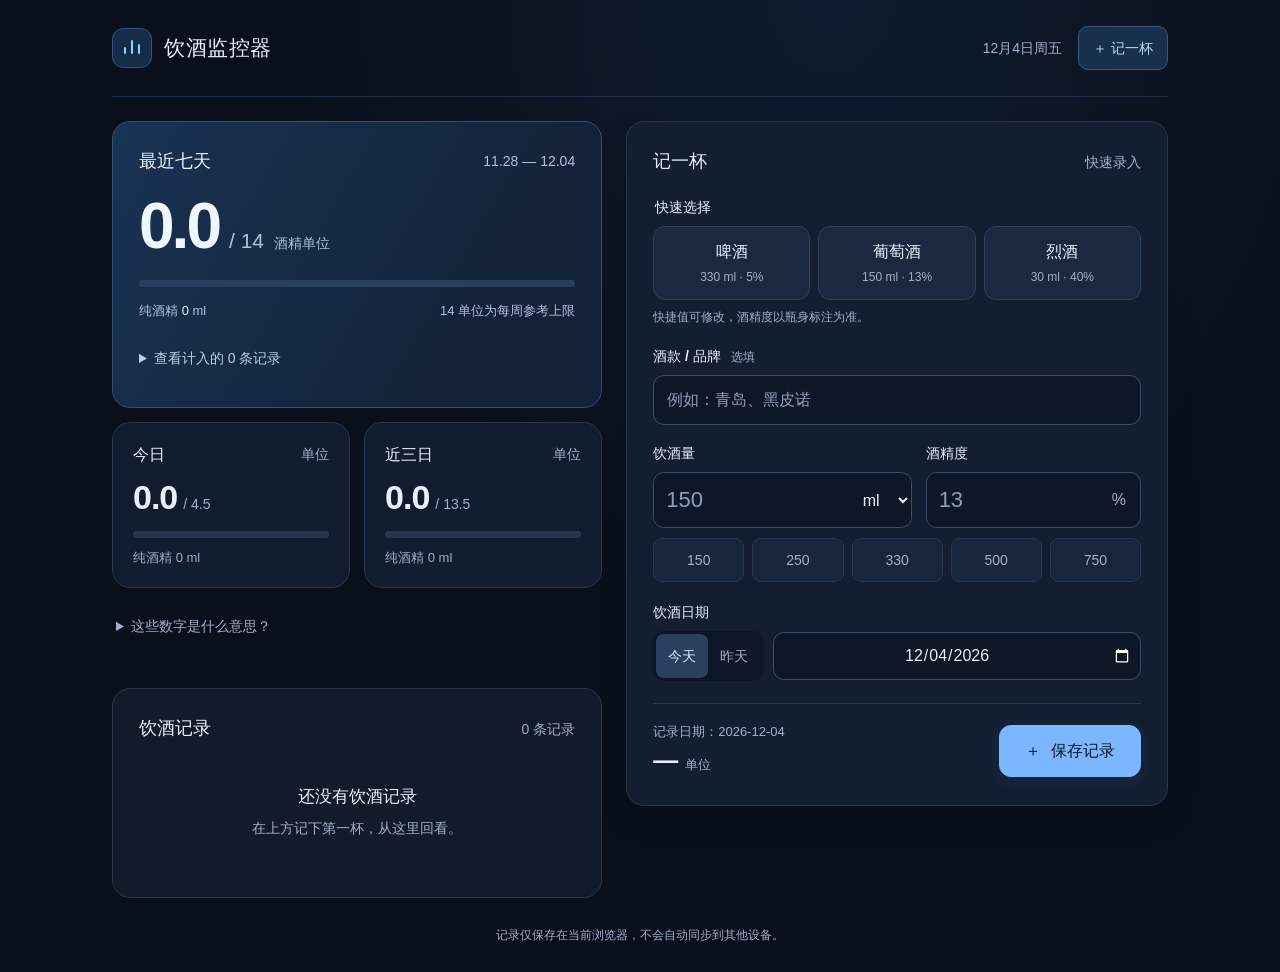
<file: index.html>
<!DOCTYPE html>
<html lang="zh-CN">
<head>
  <meta charset="UTF-8">
  <meta http-equiv="refresh" content="0; url=./饮酒监控器.html">
  <meta name="viewport" content="width=device-width, initial-scale=1.0">
  <title>饮酒监控器</title>
  <script>
    window.location.replace("./饮酒监控器.html");
  </script>
</head>
<body>
  <p>正在跳转到饮酒监控器…… 如果没有自动跳转，请打开 <a href="./饮酒监控器.html">饮酒监控器</a>。</p>
</body>
</html>
</file>
<file: styles.css>
:root {
  color-scheme: light;
  --ink: #e9f0fc;
  --muted: #a1b0c8;
  --blue: #69a8ff;
  --line: #29364b;
  --bg: #090f1b;
  --orange: #63deeb;
  --danger: #ff9298;
  --radius: 18px;
  font-family:
    -apple-system, BlinkMacSystemFont, "Segoe UI", "PingFang SC",
    "Microsoft YaHei", sans-serif;
  color: var(--ink);
  background: var(--bg);
  font-synthesis: none;
}
* {
  box-sizing: border-box;
}
body {
  margin: 0;
  font-size: 16px;
  line-height: 1.5;
}
button,
input,
select {
  font: inherit;
}
button,
a,
input,
select,
summary {
  -webkit-tap-highlight-color: transparent;
}
button {
  cursor: pointer;
  touch-action: manipulation;
}
button:disabled {
  cursor: not-allowed;
  opacity: 0.55;
}
button {
  transition:
    background 0.15s,
    border-color 0.15s,
    transform 0.15s;
}
button:active {
  transform: translateY(1px);
}
:focus-visible {
  outline: 3px solid #8fc5ff;
  outline-offset: 3px;
}
a {
  color: var(--blue);
}
h1,
h2,
p {
  margin: 0;
}
h1 {
  font-size: 21px;
  font-weight: 750;
  letter-spacing: -0.5px;
}
h2 {
  font-size: 18px;
  font-weight: 700;
}
strong,
b,
output {
  font-variant-numeric: tabular-nums;
}
[hidden] {
  display: none !important;
}
.container {
  max-width: 1120px;
  margin: auto;
  padding: 0 32px;
}
.app-header {
  display: flex;
  align-items: center;
  justify-content: space-between;
  gap: 16px;
  padding: 30px 0;
}
.brand {
  display: flex;
  align-items: center;
  gap: 12px;
}
.brand-mark {
  display: grid;
  place-items: center;
  background: var(--ink);
  color: #edf4ff;
  width: 40px;
  height: 40px;
  border-radius: 12px;
  font-weight: 650;
  font-size: 20px;
}
.header-date {
  color: var(--muted);
  font-size: 14px;
}
.workspace {
  display: grid;
  grid-template-columns: minmax(0, 0.95fr) minmax(0, 1.05fr);
  gap: 24px;
  align-items: start;
}
.overview {
  min-width: 0;
}
.week-card {
  background: var(--ink);
  color: #edf4ff;
  border-radius: var(--radius);
  padding: 26px;
}
.card-heading {
  display: flex;
  justify-content: space-between;
  align-items: center;
  gap: 8px;
}
.card-heading > span {
  font-size: 14px;
  color: var(--muted);
}
.week-card .date-range {
  color: #afc1dc;
}
.week-total {
  display: flex;
  flex-wrap: wrap;
  align-items: baseline;
  gap: 10px;
  margin: 16px 0 19px;
}
.week-total strong {
  font-size: 64px;
  font-weight: 650;
  line-height: 1.1;
  letter-spacing: -3px;
}
.week-total > span {
  font-size: 21px;
  color: #afc1dc;
}
.unit-label {
  font-size: 14px;
  margin-left: 4px;
}
.meter {
  height: 7px;
  overflow: hidden;
  border-radius: 10px;
  background: #27364e;
}
.meter > span {
  display: block;
  width: 0;
  height: 100%;
  background: var(--blue);
  border-radius: inherit;
  transition: width 0.3s;
}
.week-card .meter {
  background: #293f60;
}
.week-card .meter > span {
  background: var(--orange);
}
.week-foot {
  display: flex;
  flex-wrap: wrap;
  justify-content: space-between;
  gap: 6px;
  margin-top: 14px;
  font-size: 13px;
  color: #afc1dc;
}
.week-foot b {
  font-weight: 500;
  color: #edf4ff;
}
.small-stats {
  display: grid;
  grid-template-columns: repeat(2, minmax(0, 1fr));
  gap: 14px;
  margin-top: 14px;
}
.stat-card {
  padding: 20px;
  background: #141f30;
  border: 1px solid var(--line);
  border-radius: 18px;
  min-width: 0;
}
.stat-card h2 {
  font-size: 16px;
}
.small-total {
  display: flex;
  flex-wrap: wrap;
  align-items: baseline;
  gap: 6px;
  margin: 10px 0 13px;
}
.small-total strong {
  font-size: 34px;
  line-height: 1.2;
  font-weight: 650;
  letter-spacing: -1px;
}
.small-total > span {
  font-size: 14px;
  color: var(--muted);
}
.stat-detail {
  font-size: 13px;
  color: var(--muted);
  margin-top: 10px;
}
.stat-warning {
  font-size: 14px;
  color: var(--danger);
  margin-top: 12px;
}
.week-card .stat-warning {
  color: #ffcc80;
}
.meter.caution > span {
  background: #dca348;
}
.meter.danger > span {
  background: var(--danger);
}
.week-card .meter.danger > span {
  background: #ff9298;
}
.guide {
  margin: 16px 4px;
  color: var(--muted);
  font-size: 14px;
}
.guide summary {
  cursor: pointer;
  min-height: 44px;
  display: list-item;
  align-content: center;
}
.guide p {
  margin: 10px 0;
  line-height: 1.8;
}
.guide a {
  display: inline-block;
  margin-bottom: 8px;
}
.form-card,
.history-card {
  background: #141f30;
  border: 1px solid var(--line);
  border-radius: var(--radius);
  padding: 26px;
  min-width: 0;
}
.form-card {
  grid-column: 2;
  grid-row: 1 / 3;
  box-shadow: 0 8px 24px #182a4805;
}
.section-heading {
  display: flex;
  justify-content: space-between;
  align-items: baseline;
  gap: 12px;
  margin-bottom: 22px;
}
.section-note {
  font-size: 14px;
  color: var(--muted);
}
.preset-field {
  padding: 0;
  border: 0;
  margin: 0 0 20px;
  min-width: 0;
}
.preset-field legend,
.field-label,
.form-group label {
  font-size: 14px;
  font-weight: 600;
  display: block;
  margin-bottom: 8px;
}
.preset-grid {
  display: grid;
  grid-template-columns: repeat(3, minmax(0, 1fr));
  gap: 8px;
}
.preset {
  background: var(--bg);
  border: 1px solid transparent;
  border-radius: 12px;
  padding: 13px 4px;
  color: var(--ink);
  text-align: center;
  min-width: 0;
}
.preset strong {
  display: block;
  font-size: 16px;
  font-weight: 650;
}
.preset span {
  display: block;
  font-size: 12px;
  color: var(--muted);
  margin-top: 4px;
  white-space: nowrap;
}
.preset[aria-pressed="true"] {
  border-color: var(--blue);
  background: #1c3351;
}
.preset[aria-pressed="true"] strong {
  color: var(--blue);
}
.field-hint {
  font-size: 12px;
  color: var(--muted);
  margin-top: 8px;
}
.recent-section {
  margin-bottom: 18px;
}
.chips {
  display: flex;
  flex-wrap: wrap;
  gap: 8px;
}
.chips button {
  min-height: 44px;
  border-radius: 9px;
  border: 1px solid var(--line);
  background: #141f30;
  padding: 6px 12px;
  color: var(--muted);
  font-size: 14px;
  max-width: 100%;
  overflow-wrap: anywhere;
}
.chips button[aria-pressed="true"] {
  background: #1c3351;
  border-color: #699cdc;
  color: #a9d4ff;
}
.form-group {
  min-width: 0;
  margin-bottom: 18px;
}
.optional {
  font-weight: 400;
  color: var(--muted);
  font-size: 12px;
  margin-left: 6px;
}
input,
select {
  max-width: 100%;
  min-width: 0;
  color: var(--ink);
  background: #141f30;
}
input {
  border: 1px solid #3b4c67;
  border-radius: 11px;
  padding: 12px 13px;
  width: 100%;
  min-height: 49px;
  font-size: 16px;
}
input::placeholder {
  color: #8d9db6;
}
input:focus {
  border-color: var(--blue);
}
.input-grid {
  display: grid;
  grid-template-columns: 1.2fr 1fr;
  gap: 14px;
}
.input-grid .form-group {
  margin-bottom: 0;
}
.input-with-unit {
  display: flex;
  border: 1px solid #3b4c67;
  border-radius: 11px;
  overflow: hidden;
  align-items: center;
}
.input-with-unit:focus-within {
  border-color: var(--blue);
  outline: 2px solid #69a8ff29;
  outline-offset: 1px;
}
.input-with-unit input {
  border: 0;
  border-radius: 0;
  min-width: 0;
  width: 100%;
  outline: none;
  font-size: 22px;
  padding: 10px 12px;
  height: 54px;
  font-variant-numeric: tabular-nums;
}
.input-with-unit select {
  border: 0;
  padding: 10px 5px;
  flex: 0 0 57px;
  min-height: 48px;
  font-size: 16px;
}
.input-suffix {
  padding-right: 14px;
  color: var(--muted);
}
.volume-chips {
  margin: 10px 0 20px;
}
.volume-chips button {
  flex: 1;
  padding-left: 4px;
  padding-right: 4px;
}
.date-row {
  display: flex;
  gap: 10px;
  align-items: center;
}
.date-shortcuts {
  display: flex;
  padding: 3px;
  border-radius: 10px;
  background: var(--bg);
  flex-shrink: 0;
}
.date-shortcuts button {
  border: 0;
  background: none;
  border-radius: 8px;
  padding: 9px 12px;
  color: var(--muted);
  font-size: 14px;
  min-height: 44px;
}
.date-shortcuts button[aria-pressed="true"] {
  background: #141f30;
  color: var(--blue);
  box-shadow: 0 1px 5px #182a4812;
}
.date-row input {
  flex: 1;
  width: 0;
  padding: 10px 8px;
  min-height: 48px;
  text-align: center;
}
.date-row input::-webkit-date-and-time-value {
  text-align: center;
}
.save-area {
  display: flex;
  align-items: center;
  gap: 16px;
  border-top: 1px solid var(--line);
  padding-top: 18px;
  margin-top: 22px;
}
.entry-preview {
  flex: 1;
  min-width: 0;
}
.entry-preview > span {
  color: var(--muted);
  font-size: 13px;
  display: block;
}
.entry-preview output {
  display: block;
  font-size: 25px;
  font-weight: 650;
  overflow-wrap: anywhere;
}
.entry-preview output span {
  font-size: 13px;
  font-weight: 400;
  color: var(--muted);
}
.btn-primary {
  background: var(--blue);
  border: 1px solid var(--blue);
  color: #edf4ff;
  border-radius: 12px;
  min-height: 52px;
  padding: 12px 25px;
  font-weight: 650;
  white-space: nowrap;
}
.btn-primary span {
  margin-right: 6px;
}
.form-error {
  font-size: 14px;
  color: var(--danger);
  margin-top: 14px;
}
.history-card {
  grid-column: 1;
  grid-row: 2;
  margin-top: 0;
}
.history-card .section-heading {
  margin-bottom: 16px;
}
.history-group + .history-group {
  margin-top: 22px;
}
.history-date-heading {
  display: flex;
  align-items: center;
  justify-content: space-between;
  gap: 8px;
  font-size: 13px;
  color: var(--muted);
  font-weight: 500;
  margin: 0;
  padding: 0 0 8px;
  border-bottom: 1px solid var(--line);
}
.history-item {
  display: grid;
  grid-template-columns: minmax(0, 1fr) auto;
  gap: 10px;
  align-items: center;
  padding: 14px 0;
  border-bottom: 1px solid #28364b;
}
.history-item:last-child {
  border-bottom: 0;
}
.history-brand {
  font-size: 15px;
  font-weight: 650;
  overflow-wrap: anywhere;
}
.history-details {
  font-size: 13px;
  color: var(--muted);
  margin-top: 4px;
}
.history-actions {
  display: flex;
  align-items: center;
  gap: 3px;
}
.history-actions button {
  background: transparent;
  border: 0;
  border-radius: 8px;
  font-size: 14px;
  min-height: 44px;
  padding: 8px;
  color: var(--blue);
}
.history-actions .btn-delete {
  color: var(--muted);
  font-size: 22px;
  min-width: 44px;
}
.empty-message {
  padding: 26px 0 32px;
  text-align: center;
  color: var(--muted);
  font-size: 14px;
}
.empty-message strong {
  display: block;
  font-size: 17px;
  color: var(--ink);
  font-weight: 600;
  margin-bottom: 8px;
}
.btn-secondary {
  background: var(--bg);
  border: 1px solid var(--line);
  border-radius: 10px;
  color: var(--ink);
  min-height: 44px;
  padding: 10px 16px;
}
.show-more {
  width: 100%;
  margin-top: 12px;
}
footer {
  color: var(--muted);
  font-size: 12px;
  text-align: center;
  padding: 28px 0 max(28px, env(safe-area-inset-bottom));
}
.error-banner {
  padding: 16px;
  border: 1px solid #ab6474;
  background: #321e2b;
  border-radius: 12px;
  margin-bottom: 20px;
  color: #ffb1bb;
  overflow-wrap: anywhere;
}
.toast {
  position: fixed;
  z-index: 10;
  bottom: max(24px, env(safe-area-inset-bottom));
  left: 50%;
  transform: translateX(-50%);
  display: flex;
  align-items: center;
  gap: 14px;
  padding: 10px 12px 10px 20px;
  border-radius: 14px;
  background: #e9f0fc;
  color: #edf4ff;
  box-shadow: 0 8px 35px #182a4830;
  max-width: calc(100% - 28px);
  width: max-content;
  font-size: 14px;
}
.toast button {
  min-height: 44px;
  border: 0;
  background: none;
  color: #7dddff;
  padding: 8px;
  font-weight: 600;
  flex-shrink: 0;
}
.toast #closeToast {
  color: #b6c8e1;
  font-size: 22px;
}
.skip-link {
  position: absolute;
  left: 16px;
  top: -100px;
  background: #141f30;
  padding: 12px;
  z-index: 20;
}
.skip-link:focus {
  top: 12px;
}
@media (hover: hover) {
  .preset:hover,
  .chips button:hover,
  .btn-secondary:hover {
    background: #1c3351;
    border-color: #537daf;
  }
  .btn-primary:hover {
    background: #92c4ff;
  }
  .history-actions button:hover {
    background: var(--bg);
  }
}
@media (max-width: 800px) {
  .container {
    max-width: 580px;
    padding: 0 18px;
  }
  .app-header {
    padding: 22px 0;
  }
  .workspace {
    display: flex;
    flex-direction: column;
    gap: 18px;
  }
  .workspace > section {
    width: 100%;
  }
  .week-card {
    padding: 20px 22px;
  }
  .week-total {
    margin: 10px 0 14px;
  }
  .week-total strong {
    font-size: 52px;
  }
  .small-stats {
    gap: 10px;
    margin-top: 10px;
  }
  .stat-card {
    padding: 14px 16px;
    border-radius: 16px;
  }
  .small-total strong {
    font-size: 29px;
  }
  .small-total {
    margin: 6px 0 10px;
  }
  .stat-detail {
    margin-top: 7px;
  }
  .guide {
    margin: 6px 3px -6px;
  }
  .guide summary {
    font-size: 13px;
    min-height: 44px;
  }
  .form-card,
  .history-card {
    padding: 22px;
  }
  .section-heading {
    margin-bottom: 18px;
  }
  .form-card {
    scroll-margin-top: 16px;
  }
  .history-card {
    margin: 0;
  }
  .toast {
    bottom: max(16px, env(safe-area-inset-bottom));
  }
}
@media (max-width: 380px) {
  .container {
    padding: 0 12px;
  }
  .app-header {
    gap: 8px;
  }
  .header-date {
    font-size: 12px;
  }
  h1 {
    font-size: 19px;
  }
  .brand {
    gap: 8px;
  }
  .brand-mark {
    width: 35px;
    height: 35px;
  }
  .form-card,
  .history-card {
    padding: 18px 16px;
  }
  .week-card {
    padding: 18px;
  }
  .section-note {
    font-size: 12px;
  }
  .date-shortcuts button {
    padding: 9px;
  }
  .date-row {
    gap: 6px;
  }
  .btn-primary {
    padding: 12px 17px;
  }
  .preset span {
    font-size: 12px;
  }
  .history-item {
    grid-template-columns: 1fr;
  }
  .history-actions {
    justify-content: flex-end;
    margin-top: -4px;
  }
  .week-foot {
    font-size: 12px;
  }
}
@media (prefers-reduced-motion: reduce) {
  *,
  *::before,
  *::after {
    scroll-behavior: auto !important;
    transition: none !important;
  }
}
.quick-entry {
  display: none;
}
.form-card {
  scroll-margin-top: 18px;
}
#formTitle {
  scroll-margin-top: 22px;
}
@media (max-width: 800px) {
  .header-date {
    display: none;
  }
  .quick-entry {
    display: inline-flex;
    align-items: center;
    min-height: 44px;
    padding: 8px 12px;
    border-radius: 10px;
    background: #182e4c;
    color: #a9d4ff;
    font-size: 14px;
    font-weight: 600;
    text-decoration: none;
  }
  .save-area {
    position: sticky;
    bottom: max(10px, env(safe-area-inset-bottom));
    z-index: 2;
    background: #141f30;
    border-radius: 12px;
    padding: 12px;
    box-shadow:
      0 0 0 1px var(--line),
      0 8px 24px #182a4810;
    margin-top: 22px;
  }
  .preset span {
    white-space: normal;
  }
}

.week-details {
  margin-top: 16px;
  font-size: 14px;
  color: #bbcee8;
}
.week-details summary {
  cursor: pointer;
  min-height: 44px;
  align-content: center;
}
.week-details p {
  padding: 8px 0;
  border-top: 1px solid #293f60;
  overflow-wrap: anywhere;
}
.history-item {
  grid-template-columns: minmax(0, 1fr);
}
.history-actions {
  justify-content: flex-end;
}

/* Tech theme: restrained surfaces, readable numeric hierarchy, explicit record dates. */
body {
  background:
    radial-gradient(ellipse at 65% 0, #18335355, transparent 48%), #090f1b;
}
.app-header {
  border-bottom: 1px solid #223047;
  margin-bottom: 24px;
  padding: 26px 0;
}
.brand-mark {
  color: #84d9ff;
  background: #142c48;
  border: 1px solid #355477;
  border-radius: 11px;
}
h1 {
  font-weight: 650;
  letter-spacing: 0.5px;
}
.week-card {
  background: linear-gradient(120deg, #193352, #132238 75%);
  border: 1px solid #355171;
}
.week-total strong {
  color: #edf7ff;
  font-weight: 600;
}
.week-card .meter > span {
  background: linear-gradient(90deg, #6f9eff, #65dce8);
}
.week-card .meter.caution > span {
  background: #e2b467;
}
.week-card .meter.danger > span {
  background: #ff9298;
}
.stat-card {
  background: #111d2e;
}
.form-card {
  background: #131f31;
  box-shadow: 0 12px 32px #0000001a;
}
.history-card {
  background: #111b2b;
}
.preset {
  background: #1a293f;
  border: 1px solid #2e405a;
}
.preset[aria-pressed="true"] {
  background: #213d60;
  border-color: #76b8ff;
}
.preset[aria-pressed="true"] strong {
  color: #c3e5ff;
}
.chips button {
  background: #18263b;
}
input,
select,
.input-with-unit {
  background: #0d1727;
}
.input-with-unit select {
  color-scheme: dark;
}
input[type="date"] {
  color-scheme: dark;
}
.date-shortcuts {
  background: #0d1727;
}
.date-shortcuts button[aria-pressed="true"] {
  background: #29415f;
  color: #daeeff;
  box-shadow: none;
}
.btn-primary {
  background: #7bb6ff;
  color: #08172b;
  border-color: #7bb6ff;
  font-weight: 750;
  box-shadow: 0 4px 16px #438bdd20;
}
.btn-secondary {
  background: #1c2b41;
}
.record-date {
  display: block;
  color: #aacaed;
  font-size: 14px;
  font-weight: 600;
  border-bottom: 1px solid #2b3c55;
  padding-bottom: 10px;
  margin-bottom: 12px;
}
.history-item {
  border: 1px solid #30415b;
  background: #19263a;
  border-radius: 12px;
  padding: 16px;
  margin-bottom: 12px;
  gap: 12px;
}
.history-item:last-child {
  border-bottom: 1px solid #30415b;
}
.history-group + .history-group {
  margin-top: 16px;
}
.history-brand {
  font-size: 17px;
}
.history-details {
  font-size: 14px;
  line-height: 1.8;
}
.history-actions button {
  border: 1px solid #354962;
  background: #142238;
  color: #acd3ff;
  padding: 8px 12px;
}
.history-actions .btn-delete {
  color: #c6d3e6;
}
.toast {
  background: #1d304a;
  border: 1px solid #466384;
  box-shadow: 0 10px 40px #0007;
}
.quick-entry {
  display: inline-flex;
  align-items: center;
  min-height: 44px;
  padding: 8px 14px;
  border: 1px solid #3a5778;
  border-radius: 10px;
  background: #19304c;
  color: #b6dcff;
  text-decoration: none;
  font-size: 14px;
}
.header-date {
  margin-left: auto;
}
@media (max-width: 800px) {
  .app-header {
    padding: 20px 0;
    margin-bottom: 18px;
  }
  .save-area {
    background: #192b43;
    box-shadow:
      0 0 0 1px #3a5070,
      0 8px 24px #0003;
  }
  .quick-entry {
    background: #19304c;
    color: #b6dcff;
  }
  .stat-card {
    padding: 14px 16px;
  }
}
@media (hover: hover) {
  .btn-primary:hover {
    color: #08172b;
  }
  .history-actions button:hover {
    background: #294461;
  }
  .quick-entry:hover {
    background: #294461;
  }
}
</file>
